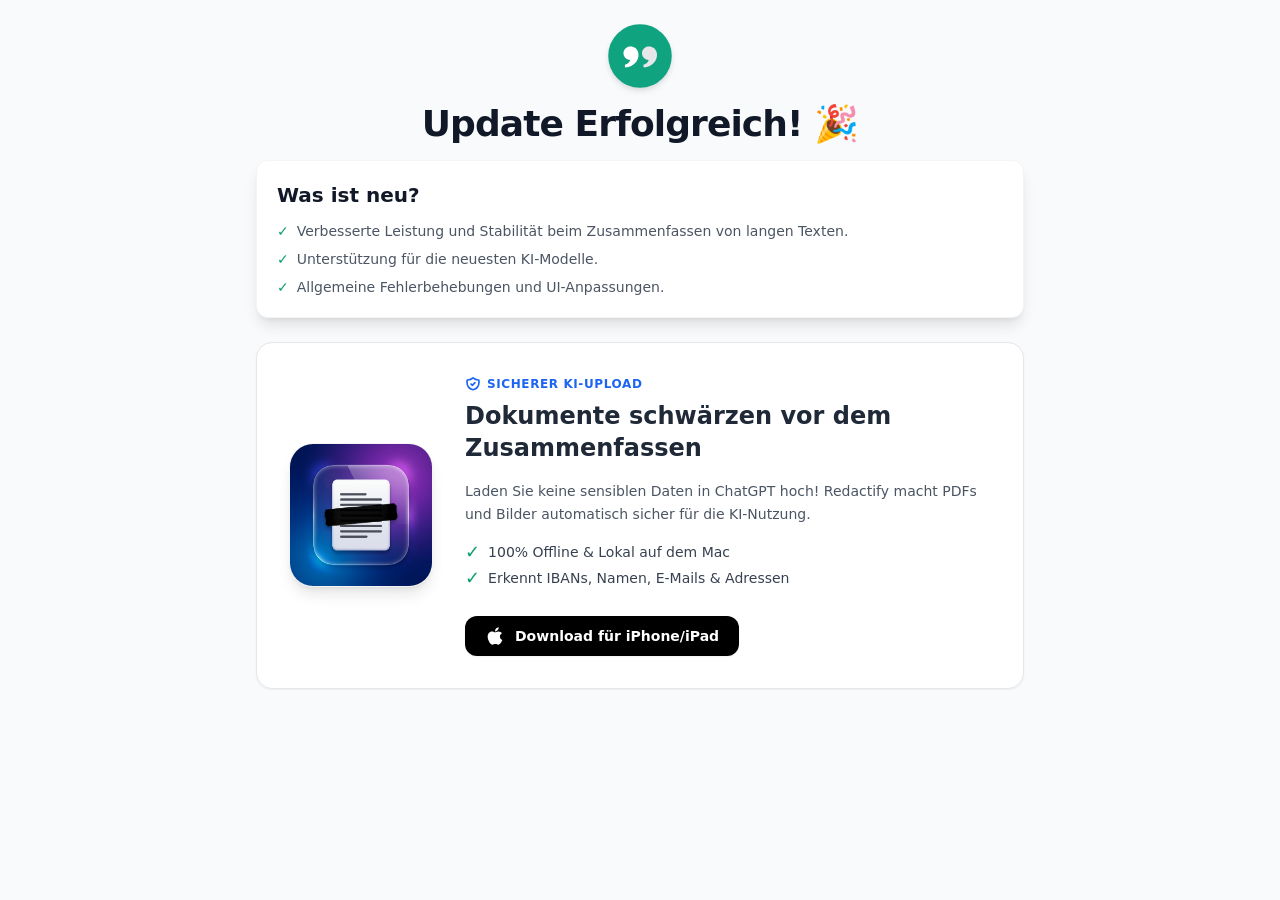
<file: update/index.html>
<!doctype html>
<html lang="en">
  <head>
    <meta charset="UTF-8" />
    <meta name="viewport" content="width=device-width, initial-scale=1.0" />
    <title>Update - GPT Summarize</title>
    <link rel="stylesheet" href="index.css" />
  </head>
  <body class="bg-gray-50 text-gray-900 dark:bg-[#333440] dark:text-gray-50">
    <div id="app" class="h-full"></div>
    <script src="index.js" type="module"></script>
  </body>
</html>
</file>
<file: update/index.css>
*,:before,:after{--tw-border-spacing-x: 0;--tw-border-spacing-y: 0;--tw-translate-x: 0;--tw-translate-y: 0;--tw-rotate: 0;--tw-skew-x: 0;--tw-skew-y: 0;--tw-scale-x: 1;--tw-scale-y: 1;--tw-pan-x: ;--tw-pan-y: ;--tw-pinch-zoom: ;--tw-scroll-snap-strictness: proximity;--tw-gradient-from-position: ;--tw-gradient-via-position: ;--tw-gradient-to-position: ;--tw-ordinal: ;--tw-slashed-zero: ;--tw-numeric-figure: ;--tw-numeric-spacing: ;--tw-numeric-fraction: ;--tw-ring-inset: ;--tw-ring-offset-width: 0px;--tw-ring-offset-color: #fff;--tw-ring-color: rgb(63 131 248 / .5);--tw-ring-offset-shadow: 0 0 #0000;--tw-ring-shadow: 0 0 #0000;--tw-shadow: 0 0 #0000;--tw-shadow-colored: 0 0 #0000;--tw-blur: ;--tw-brightness: ;--tw-contrast: ;--tw-grayscale: ;--tw-hue-rotate: ;--tw-invert: ;--tw-saturate: ;--tw-sepia: ;--tw-drop-shadow: ;--tw-backdrop-blur: ;--tw-backdrop-brightness: ;--tw-backdrop-contrast: ;--tw-backdrop-grayscale: ;--tw-backdrop-hue-rotate: ;--tw-backdrop-invert: ;--tw-backdrop-opacity: ;--tw-backdrop-saturate: ;--tw-backdrop-sepia: ;--tw-contain-size: ;--tw-contain-layout: ;--tw-contain-paint: ;--tw-contain-style: }::backdrop{--tw-border-spacing-x: 0;--tw-border-spacing-y: 0;--tw-translate-x: 0;--tw-translate-y: 0;--tw-rotate: 0;--tw-skew-x: 0;--tw-skew-y: 0;--tw-scale-x: 1;--tw-scale-y: 1;--tw-pan-x: ;--tw-pan-y: ;--tw-pinch-zoom: ;--tw-scroll-snap-strictness: proximity;--tw-gradient-from-position: ;--tw-gradient-via-position: ;--tw-gradient-to-position: ;--tw-ordinal: ;--tw-slashed-zero: ;--tw-numeric-figure: ;--tw-numeric-spacing: ;--tw-numeric-fraction: ;--tw-ring-inset: ;--tw-ring-offset-width: 0px;--tw-ring-offset-color: #fff;--tw-ring-color: rgb(63 131 248 / .5);--tw-ring-offset-shadow: 0 0 #0000;--tw-ring-shadow: 0 0 #0000;--tw-shadow: 0 0 #0000;--tw-shadow-colored: 0 0 #0000;--tw-blur: ;--tw-brightness: ;--tw-contrast: ;--tw-grayscale: ;--tw-hue-rotate: ;--tw-invert: ;--tw-saturate: ;--tw-sepia: ;--tw-drop-shadow: ;--tw-backdrop-blur: ;--tw-backdrop-brightness: ;--tw-backdrop-contrast: ;--tw-backdrop-grayscale: ;--tw-backdrop-hue-rotate: ;--tw-backdrop-invert: ;--tw-backdrop-opacity: ;--tw-backdrop-saturate: ;--tw-backdrop-sepia: ;--tw-contain-size: ;--tw-contain-layout: ;--tw-contain-paint: ;--tw-contain-style: }*,:before,:after{box-sizing:border-box;border-width:0;border-style:solid;border-color:#e5e7eb}:before,:after{--tw-content: ""}html,:host{line-height:1.5;-webkit-text-size-adjust:100%;-moz-tab-size:4;-o-tab-size:4;tab-size:4;font-family:ui-sans-serif,system-ui,sans-serif,"Apple Color Emoji","Segoe UI Emoji",Segoe UI Symbol,"Noto Color Emoji";font-feature-settings:normal;font-variation-settings:normal;-webkit-tap-highlight-color:transparent}body{margin:0;line-height:inherit}hr{height:0;color:inherit;border-top-width:1px}abbr:where([title]){-webkit-text-decoration:underline dotted;text-decoration:underline dotted}h1,h2,h3,h4,h5,h6{font-size:inherit;font-weight:inherit}a{color:inherit;text-decoration:inherit}b,strong{font-weight:bolder}code,kbd,samp,pre{font-family:ui-monospace,SFMono-Regular,Menlo,Monaco,Consolas,Liberation Mono,Courier New,monospace;font-feature-settings:normal;font-variation-settings:normal;font-size:1em}small{font-size:80%}sub,sup{font-size:75%;line-height:0;position:relative;vertical-align:baseline}sub{bottom:-.25em}sup{top:-.5em}table{text-indent:0;border-color:inherit;border-collapse:collapse}button,input,optgroup,select,textarea{font-family:inherit;font-feature-settings:inherit;font-variation-settings:inherit;font-size:100%;font-weight:inherit;line-height:inherit;letter-spacing:inherit;color:inherit;margin:0;padding:0}button,select{text-transform:none}button,input:where([type=button]),input:where([type=reset]),input:where([type=submit]){-webkit-appearance:button;background-color:transparent;background-image:none}:-moz-focusring{outline:auto}:-moz-ui-invalid{box-shadow:none}progress{vertical-align:baseline}::-webkit-inner-spin-button,::-webkit-outer-spin-button{height:auto}[type=search]{-webkit-appearance:textfield;outline-offset:-2px}::-webkit-search-decoration{-webkit-appearance:none}::-webkit-file-upload-button{-webkit-appearance:button;font:inherit}summary{display:list-item}blockquote,dl,dd,h1,h2,h3,h4,h5,h6,hr,figure,p,pre{margin:0}fieldset{margin:0;padding:0}legend{padding:0}ol,ul,menu{list-style:none;margin:0;padding:0}dialog{padding:0}textarea{resize:vertical}input::-moz-placeholder,textarea::-moz-placeholder{opacity:1;color:#9ca3af}input::placeholder,textarea::placeholder{opacity:1;color:#9ca3af}button,[role=button]{cursor:pointer}:disabled{cursor:default}img,svg,video,canvas,audio,iframe,embed,object{display:block;vertical-align:middle}img,video{max-width:100%;height:auto}[hidden]:where(:not([hidden=until-found])){display:none}[type=text],input:where(:not([type])),[type=email],[type=url],[type=password],[type=number],[type=date],[type=datetime-local],[type=month],[type=search],[type=tel],[type=time],[type=week],[multiple],textarea,select{-webkit-appearance:none;-moz-appearance:none;appearance:none;background-color:#fff;border-color:#6b7280;border-width:1px;border-radius:0;padding:.5rem .75rem;font-size:1rem;line-height:1.5rem;--tw-shadow: 0 0 #0000}[type=text]:focus,input:where(:not([type])):focus,[type=email]:focus,[type=url]:focus,[type=password]:focus,[type=number]:focus,[type=date]:focus,[type=datetime-local]:focus,[type=month]:focus,[type=search]:focus,[type=tel]:focus,[type=time]:focus,[type=week]:focus,[multiple]:focus,textarea:focus,select:focus{outline:2px solid transparent;outline-offset:2px;--tw-ring-inset: var(--tw-empty, );--tw-ring-offset-width: 0px;--tw-ring-offset-color: #fff;--tw-ring-color: #1C64F2;--tw-ring-offset-shadow: var(--tw-ring-inset) 0 0 0 var(--tw-ring-offset-width) var(--tw-ring-offset-color);--tw-ring-shadow: var(--tw-ring-inset) 0 0 0 calc(1px + var(--tw-ring-offset-width)) var(--tw-ring-color);box-shadow:var(--tw-ring-offset-shadow),var(--tw-ring-shadow),var(--tw-shadow);border-color:#1c64f2}::-webkit-date-and-time-value{min-height:1.5em;text-align:inherit}::-webkit-datetime-edit{display:inline-flex}::-webkit-datetime-edit,::-webkit-datetime-edit-year-field,::-webkit-datetime-edit-month-field,::-webkit-datetime-edit-day-field,::-webkit-datetime-edit-hour-field,::-webkit-datetime-edit-minute-field,::-webkit-datetime-edit-second-field,::-webkit-datetime-edit-millisecond-field,::-webkit-datetime-edit-meridiem-field{padding-top:0;padding-bottom:0}select{background-image:url("data:image/svg+xml,%3csvg xmlns='http://www.w3.org/2000/svg' fill='none' viewBox='0 0 20 20'%3e%3cpath stroke='%236B7280' stroke-linecap='round' stroke-linejoin='round' stroke-width='1.5' d='M6 8l4 4 4-4'/%3e%3c/svg%3e");background-position:right .5rem center;background-repeat:no-repeat;background-size:1.5em 1.5em;padding-right:2.5rem;-webkit-print-color-adjust:exact;print-color-adjust:exact}[multiple],[size]:where(select:not([size="1"])){background-image:initial;background-position:initial;background-repeat:unset;background-size:initial;padding-right:.75rem;-webkit-print-color-adjust:unset;print-color-adjust:unset}[type=checkbox]:checked,[type=radio]:checked{border-color:transparent;background-color:currentColor;background-size:100% 100%;background-position:center;background-repeat:no-repeat}[type=checkbox]:checked{background-image:url("data:image/svg+xml,%3csvg viewBox='0 0 16 16' fill='white' xmlns='http://www.w3.org/2000/svg'%3e%3cpath d='M12.207 4.793a1 1 0 010 1.414l-5 5a1 1 0 01-1.414 0l-2-2a1 1 0 011.414-1.414L6.5 9.086l4.293-4.293a1 1 0 011.414 0z'/%3e%3c/svg%3e")}@media (forced-colors: active){[type=checkbox]:checked{-webkit-appearance:auto;-moz-appearance:auto;appearance:auto}}[type=radio]:checked{background-image:url("data:image/svg+xml,%3csvg viewBox='0 0 16 16' fill='white' xmlns='http://www.w3.org/2000/svg'%3e%3ccircle cx='8' cy='8' r='3'/%3e%3c/svg%3e")}@media (forced-colors: active){[type=radio]:checked{-webkit-appearance:auto;-moz-appearance:auto;appearance:auto}}[type=checkbox]:checked:hover,[type=checkbox]:checked:focus,[type=radio]:checked:hover,[type=radio]:checked:focus{border-color:transparent;background-color:currentColor}[type=checkbox]:indeterminate{background-image:url("data:image/svg+xml,%3csvg xmlns='http://www.w3.org/2000/svg' fill='none' viewBox='0 0 16 16'%3e%3cpath stroke='white' stroke-linecap='round' stroke-linejoin='round' stroke-width='2' d='M4 8h8'/%3e%3c/svg%3e");border-color:transparent;background-color:currentColor;background-size:100% 100%;background-position:center;background-repeat:no-repeat}@media (forced-colors: active){[type=checkbox]:indeterminate{-webkit-appearance:auto;-moz-appearance:auto;appearance:auto}}[type=file]:focus{outline:1px solid ButtonText;outline:1px auto -webkit-focus-ring-color}.tooltip-arrow,.tooltip-arrow:before{position:absolute;width:8px;height:8px;background:inherit}.tooltip-arrow{visibility:hidden}.tooltip-arrow:before{content:"";visibility:visible;transform:rotate(45deg)}[data-tooltip-style^=light]+.tooltip>.tooltip-arrow:before{border-style:solid;border-color:#e5e7eb}[data-tooltip-style^=light]+.tooltip[data-popper-placement^=top]>.tooltip-arrow:before{border-bottom-width:1px;border-right-width:1px}[data-tooltip-style^=light]+.tooltip[data-popper-placement^=right]>.tooltip-arrow:before{border-bottom-width:1px;border-left-width:1px}[data-tooltip-style^=light]+.tooltip[data-popper-placement^=bottom]>.tooltip-arrow:before{border-top-width:1px;border-left-width:1px}[data-tooltip-style^=light]+.tooltip[data-popper-placement^=left]>.tooltip-arrow:before{border-top-width:1px;border-right-width:1px}.tooltip[data-popper-placement^=top]>.tooltip-arrow{bottom:-4px}.tooltip[data-popper-placement^=bottom]>.tooltip-arrow{top:-4px}.tooltip[data-popper-placement^=left]>.tooltip-arrow{right:-4px}.tooltip[data-popper-placement^=right]>.tooltip-arrow{left:-4px}.tooltip.invisible>.tooltip-arrow:before{visibility:hidden}[data-popper-arrow],[data-popper-arrow]:before{position:absolute;width:8px;height:8px;background:inherit}[data-popper-arrow]{visibility:hidden}[data-popper-arrow]:before{content:"";visibility:visible;transform:rotate(45deg)}[data-popper-arrow]:after{content:"";visibility:visible;transform:rotate(45deg);position:absolute;width:9px;height:9px;background:inherit}[role=tooltip]>[data-popper-arrow]:before{border-style:solid;border-color:#e5e7eb}.dark [role=tooltip]>[data-popper-arrow]:before{border-style:solid;border-color:#4b5563}[role=tooltip]>[data-popper-arrow]:after{border-style:solid;border-color:#e5e7eb}.dark [role=tooltip]>[data-popper-arrow]:after{border-style:solid;border-color:#4b5563}[data-popover][role=tooltip][data-popper-placement^=top]>[data-popper-arrow]:before{border-bottom-width:1px;border-right-width:1px}[data-popover][role=tooltip][data-popper-placement^=top]>[data-popper-arrow]:after{border-bottom-width:1px;border-right-width:1px}[data-popover][role=tooltip][data-popper-placement^=right]>[data-popper-arrow]:before{border-bottom-width:1px;border-left-width:1px}[data-popover][role=tooltip][data-popper-placement^=right]>[data-popper-arrow]:after{border-bottom-width:1px;border-left-width:1px}[data-popover][role=tooltip][data-popper-placement^=bottom]>[data-popper-arrow]:before{border-top-width:1px;border-left-width:1px}[data-popover][role=tooltip][data-popper-placement^=bottom]>[data-popper-arrow]:after{border-top-width:1px;border-left-width:1px}[data-popover][role=tooltip][data-popper-placement^=left]>[data-popper-arrow]:before{border-top-width:1px;border-right-width:1px}[data-popover][role=tooltip][data-popper-placement^=left]>[data-popper-arrow]:after{border-top-width:1px;border-right-width:1px}[data-popover][role=tooltip][data-popper-placement^=top]>[data-popper-arrow]{bottom:-5px}[data-popover][role=tooltip][data-popper-placement^=bottom]>[data-popper-arrow]{top:-5px}[data-popover][role=tooltip][data-popper-placement^=left]>[data-popper-arrow]{right:-5px}[data-popover][role=tooltip][data-popper-placement^=right]>[data-popper-arrow]{left:-5px}[role=tooltip].invisible>[data-popper-arrow]:before{visibility:hidden}[role=tooltip].invisible>[data-popper-arrow]:after{visibility:hidden}[type=text],[type=email],[type=url],[type=password],[type=number],[type=date],[type=datetime-local],[type=month],[type=search],[type=tel],[type=time],[type=week],[multiple],textarea,select{-webkit-appearance:none;-moz-appearance:none;appearance:none;background-color:#fff;border-color:#6b7280;border-width:1px;border-radius:0;padding:.5rem .75rem;font-size:1rem;line-height:1.5rem;--tw-shadow: 0 0 #0000}[type=text]:focus,[type=email]:focus,[type=url]:focus,[type=password]:focus,[type=number]:focus,[type=date]:focus,[type=datetime-local]:focus,[type=month]:focus,[type=search]:focus,[type=tel]:focus,[type=time]:focus,[type=week]:focus,[multiple]:focus,textarea:focus,select:focus{outline:2px solid transparent;outline-offset:2px;--tw-ring-inset: var(--tw-empty, );--tw-ring-offset-width: 0px;--tw-ring-offset-color: #fff;--tw-ring-color: #1C64F2;--tw-ring-offset-shadow: var(--tw-ring-inset) 0 0 0 var(--tw-ring-offset-width) var(--tw-ring-offset-color);--tw-ring-shadow: var(--tw-ring-inset) 0 0 0 calc(1px + var(--tw-ring-offset-width)) var(--tw-ring-color);box-shadow:var(--tw-ring-offset-shadow),var(--tw-ring-shadow),var(--tw-shadow);border-color:#1c64f2}input::-moz-placeholder,textarea::-moz-placeholder{color:#6b7280;opacity:1}input::placeholder,textarea::placeholder{color:#6b7280;opacity:1}::-webkit-datetime-edit-fields-wrapper{padding:0}::-webkit-date-and-time-value{min-height:1.5em}select:not([size]){background-image:url("data:image/svg+xml,%3csvg aria-hidden='true' xmlns='http://www.w3.org/2000/svg' fill='none' viewBox='0 0 10 6'%3e %3cpath stroke='%236B7280' stroke-linecap='round' stroke-linejoin='round' stroke-width='2' d='m1 1 4 4 4-4'/%3e %3c/svg%3e");background-position:right .75rem center;background-repeat:no-repeat;background-size:.75em .75em;padding-right:2.5rem;-webkit-print-color-adjust:exact;print-color-adjust:exact}[multiple]{background-image:initial;background-position:initial;background-repeat:unset;background-size:initial;padding-right:.75rem;-webkit-print-color-adjust:unset;print-color-adjust:unset}[type=checkbox],[type=radio]{-webkit-appearance:none;-moz-appearance:none;appearance:none;padding:0;-webkit-print-color-adjust:exact;print-color-adjust:exact;display:inline-block;vertical-align:middle;background-origin:border-box;-webkit-user-select:none;-moz-user-select:none;user-select:none;flex-shrink:0;height:1rem;width:1rem;color:#1c64f2;background-color:#fff;border-color:#6b7280;border-width:1px;--tw-shadow: 0 0 #0000}[type=checkbox]{border-radius:0}[type=radio]{border-radius:100%}[type=checkbox]:focus,[type=radio]:focus{outline:2px solid transparent;outline-offset:2px;--tw-ring-inset: var(--tw-empty, );--tw-ring-offset-width: 2px;--tw-ring-offset-color: #fff;--tw-ring-color: #1C64F2;--tw-ring-offset-shadow: var(--tw-ring-inset) 0 0 0 var(--tw-ring-offset-width) var(--tw-ring-offset-color);--tw-ring-shadow: var(--tw-ring-inset) 0 0 0 calc(2px + var(--tw-ring-offset-width)) var(--tw-ring-color);box-shadow:var(--tw-ring-offset-shadow),var(--tw-ring-shadow),var(--tw-shadow)}[type=checkbox]:checked,[type=radio]:checked,.dark [type=checkbox]:checked,.dark [type=radio]:checked{border-color:transparent;background-color:currentColor;background-size:.55em .55em;background-position:center;background-repeat:no-repeat}[type=checkbox]:checked{background-image:url("data:image/svg+xml,%3csvg aria-hidden='true' xmlns='http://www.w3.org/2000/svg' fill='none' viewBox='0 0 16 12'%3e %3cpath stroke='white' stroke-linecap='round' stroke-linejoin='round' stroke-width='3' d='M1 5.917 5.724 10.5 15 1.5'/%3e %3c/svg%3e");background-repeat:no-repeat;background-size:.55em .55em;-webkit-print-color-adjust:exact;print-color-adjust:exact}[type=radio]:checked{background-image:url("data:image/svg+xml,%3csvg viewBox='0 0 16 16' fill='white' xmlns='http://www.w3.org/2000/svg'%3e%3ccircle cx='8' cy='8' r='3'/%3e%3c/svg%3e");background-size:1em 1em}.dark [type=radio]:checked{background-image:url("data:image/svg+xml,%3csvg viewBox='0 0 16 16' fill='white' xmlns='http://www.w3.org/2000/svg'%3e%3ccircle cx='8' cy='8' r='3'/%3e%3c/svg%3e");background-size:1em 1em}[type=checkbox]:indeterminate{background-image:url("data:image/svg+xml,%3csvg aria-hidden='true' xmlns='http://www.w3.org/2000/svg' fill='none' viewBox='0 0 16 12'%3e %3cpath stroke='white' stroke-linecap='round' stroke-linejoin='round' stroke-width='3' d='M1 5.917 5.724 10.5 15 1.5'/%3e %3c/svg%3e");background-color:currentColor;border-color:transparent;background-position:center;background-repeat:no-repeat;background-size:.55em .55em;-webkit-print-color-adjust:exact;print-color-adjust:exact}[type=checkbox]:indeterminate:hover,[type=checkbox]:indeterminate:focus{border-color:transparent;background-color:currentColor}[type=file]{background:unset;border-color:inherit;border-width:0;border-radius:0;padding:0;font-size:unset;line-height:inherit}[type=file]:focus{outline:1px auto inherit}input[type=file]::file-selector-button{color:#fff;background:#1f2937;border:0;font-weight:500;font-size:.875rem;cursor:pointer;padding:.625rem 1rem .625rem 2rem;margin-inline-start:-1rem;margin-inline-end:1rem}input[type=file]::file-selector-button:hover{background:#374151}.dark input[type=file]::file-selector-button{color:#fff;background:#4b5563}.dark input[type=file]::file-selector-button:hover{background:#6b7280}input[type=range]::-webkit-slider-thumb{height:1.25rem;width:1.25rem;background:#1c64f2;border-radius:9999px;border:0;appearance:none;-moz-appearance:none;-webkit-appearance:none;cursor:pointer}input[type=range]:disabled::-webkit-slider-thumb{background:#9ca3af}.dark input[type=range]:disabled::-webkit-slider-thumb{background:#6b7280}input[type=range]:focus::-webkit-slider-thumb{outline:2px solid transparent;outline-offset:2px;--tw-ring-offset-shadow: var(--tw-ring-inset) 0 0 0 var(--tw-ring-offset-width) var(--tw-ring-offset-color);--tw-ring-shadow: var(--tw-ring-inset) 0 0 0 calc(4px + var(--tw-ring-offset-width)) var(--tw-ring-color);box-shadow:var(--tw-ring-offset-shadow),var(--tw-ring-shadow),var(--tw-shadow, 0 0 #0000);--tw-ring-opacity: 1px;--tw-ring-color: rgb(164 202 254 / var(--tw-ring-opacity))}input[type=range]::-moz-range-thumb{height:1.25rem;width:1.25rem;background:#1c64f2;border-radius:9999px;border:0;appearance:none;-moz-appearance:none;-webkit-appearance:none;cursor:pointer}input[type=range]:disabled::-moz-range-thumb{background:#9ca3af}.dark input[type=range]:disabled::-moz-range-thumb{background:#6b7280}input[type=range]::-moz-range-progress{background:#3f83f8}input[type=range]::-ms-fill-lower{background:#3f83f8}.container{width:100%}@media (min-width: 640px){.container{max-width:640px}}@media (min-width: 768px){.container{max-width:768px}}@media (min-width: 1024px){.container{max-width:1024px}}@media (min-width: 1280px){.container{max-width:1280px}}@media (min-width: 1536px){.container{max-width:1536px}}.prose{color:var(--tw-prose-body);max-width:65ch}.prose :where(p):not(:where([class~=not-prose],[class~=not-prose] *)){margin-top:1.25em;margin-bottom:1.25em}.prose :where([class~=lead]):not(:where([class~=not-prose],[class~=not-prose] *)){color:var(--tw-prose-lead);font-size:1.25em;line-height:1.6;margin-top:1.2em;margin-bottom:1.2em}.prose :where(a):not(:where([class~=not-prose],[class~=not-prose] *)){color:var(--tw-prose-links);text-decoration:underline;font-weight:500}.prose :where(strong):not(:where([class~=not-prose],[class~=not-prose] *)){color:var(--tw-prose-bold);font-weight:600}.prose :where(a strong):not(:where([class~=not-prose],[class~=not-prose] *)){color:inherit}.prose :where(blockquote strong):not(:where([class~=not-prose],[class~=not-prose] *)){color:inherit}.prose :where(thead th strong):not(:where([class~=not-prose],[class~=not-prose] *)){color:inherit}.prose :where(ol):not(:where([class~=not-prose],[class~=not-prose] *)){list-style-type:decimal;margin-top:1.25em;margin-bottom:1.25em;padding-inline-start:1.625em}.prose :where(ol[type=A]):not(:where([class~=not-prose],[class~=not-prose] *)){list-style-type:upper-alpha}.prose :where(ol[type=a]):not(:where([class~=not-prose],[class~=not-prose] *)){list-style-type:lower-alpha}.prose :where(ol[type=A s]):not(:where([class~=not-prose],[class~=not-prose] *)){list-style-type:upper-alpha}.prose :where(ol[type=a s]):not(:where([class~=not-prose],[class~=not-prose] *)){list-style-type:lower-alpha}.prose :where(ol[type=I]):not(:where([class~=not-prose],[class~=not-prose] *)){list-style-type:upper-roman}.prose :where(ol[type=i]):not(:where([class~=not-prose],[class~=not-prose] *)){list-style-type:lower-roman}.prose :where(ol[type=I s]):not(:where([class~=not-prose],[class~=not-prose] *)){list-style-type:upper-roman}.prose :where(ol[type=i s]):not(:where([class~=not-prose],[class~=not-prose] *)){list-style-type:lower-roman}.prose :where(ol[type="1"]):not(:where([class~=not-prose],[class~=not-prose] *)){list-style-type:decimal}.prose :where(ul):not(:where([class~=not-prose],[class~=not-prose] *)){list-style-type:disc;margin-top:1.25em;margin-bottom:1.25em;padding-inline-start:1.625em}.prose :where(ol>li):not(:where([class~=not-prose],[class~=not-prose] *))::marker{font-weight:400;color:var(--tw-prose-counters)}.prose :where(ul>li):not(:where([class~=not-prose],[class~=not-prose] *))::marker{color:var(--tw-prose-bullets)}.prose :where(dt):not(:where([class~=not-prose],[class~=not-prose] *)){color:var(--tw-prose-headings);font-weight:600;margin-top:1.25em}.prose :where(hr):not(:where([class~=not-prose],[class~=not-prose] *)){border-color:var(--tw-prose-hr);border-top-width:1px;margin-top:3em;margin-bottom:3em}.prose :where(blockquote):not(:where([class~=not-prose],[class~=not-prose] *)){font-weight:500;font-style:italic;color:var(--tw-prose-quotes);border-inline-start-width:.25rem;border-inline-start-color:var(--tw-prose-quote-borders);quotes:"\201c""\201d""\2018""\2019";margin-top:1.6em;margin-bottom:1.6em;padding-inline-start:1em}.prose :where(blockquote p:first-of-type):not(:where([class~=not-prose],[class~=not-prose] *)):before{content:open-quote}.prose :where(blockquote p:last-of-type):not(:where([class~=not-prose],[class~=not-prose] *)):after{content:close-quote}.prose :where(h1):not(:where([class~=not-prose],[class~=not-prose] *)){color:var(--tw-prose-headings);font-weight:800;font-size:2.25em;margin-top:0;margin-bottom:.8888889em;line-height:1.1111111}.prose :where(h1 strong):not(:where([class~=not-prose],[class~=not-prose] *)){font-weight:900;color:inherit}.prose :where(h2):not(:where([class~=not-prose],[class~=not-prose] *)){color:var(--tw-prose-headings);font-weight:700;font-size:1.5em;margin-top:2em;margin-bottom:1em;line-height:1.3333333}.prose :where(h2 strong):not(:where([class~=not-prose],[class~=not-prose] *)){font-weight:800;color:inherit}.prose :where(h3):not(:where([class~=not-prose],[class~=not-prose] *)){color:var(--tw-prose-headings);font-weight:600;font-size:1.25em;margin-top:1.6em;margin-bottom:.6em;line-height:1.6}.prose :where(h3 strong):not(:where([class~=not-prose],[class~=not-prose] *)){font-weight:700;color:inherit}.prose :where(h4):not(:where([class~=not-prose],[class~=not-prose] *)){color:var(--tw-prose-headings);font-weight:600;margin-top:1.5em;margin-bottom:.5em;line-height:1.5}.prose :where(h4 strong):not(:where([class~=not-prose],[class~=not-prose] *)){font-weight:700;color:inherit}.prose :where(img):not(:where([class~=not-prose],[class~=not-prose] *)){margin-top:2em;margin-bottom:2em}.prose :where(picture):not(:where([class~=not-prose],[class~=not-prose] *)){display:block;margin-top:2em;margin-bottom:2em}.prose :where(video):not(:where([class~=not-prose],[class~=not-prose] *)){margin-top:2em;margin-bottom:2em}.prose :where(kbd):not(:where([class~=not-prose],[class~=not-prose] *)){font-weight:500;font-family:inherit;color:var(--tw-prose-kbd);box-shadow:0 0 0 1px rgb(var(--tw-prose-kbd-shadows) / 10%),0 3px rgb(var(--tw-prose-kbd-shadows) / 10%);font-size:.875em;border-radius:.3125rem;padding-top:.1875em;padding-inline-end:.375em;padding-bottom:.1875em;padding-inline-start:.375em}.prose :where(code):not(:where([class~=not-prose],[class~=not-prose] *)){color:var(--tw-prose-code);font-weight:600;font-size:.875em}.prose :where(code):not(:where([class~=not-prose],[class~=not-prose] *)):before{content:"`"}.prose :where(code):not(:where([class~=not-prose],[class~=not-prose] *)):after{content:"`"}.prose :where(a code):not(:where([class~=not-prose],[class~=not-prose] *)){color:inherit}.prose :where(h1 code):not(:where([class~=not-prose],[class~=not-prose] *)){color:inherit}.prose :where(h2 code):not(:where([class~=not-prose],[class~=not-prose] *)){color:inherit;font-size:.875em}.prose :where(h3 code):not(:where([class~=not-prose],[class~=not-prose] *)){color:inherit;font-size:.9em}.prose :where(h4 code):not(:where([class~=not-prose],[class~=not-prose] *)){color:inherit}.prose :where(blockquote code):not(:where([class~=not-prose],[class~=not-prose] *)){color:inherit}.prose :where(thead th code):not(:where([class~=not-prose],[class~=not-prose] *)){color:inherit}.prose :where(pre):not(:where([class~=not-prose],[class~=not-prose] *)){color:var(--tw-prose-pre-code);background-color:var(--tw-prose-pre-bg);overflow-x:auto;font-weight:400;font-size:.875em;line-height:1.7142857;margin-top:1.7142857em;margin-bottom:1.7142857em;border-radius:.375rem;padding-top:.8571429em;padding-inline-end:1.1428571em;padding-bottom:.8571429em;padding-inline-start:1.1428571em}.prose :where(pre code):not(:where([class~=not-prose],[class~=not-prose] *)){background-color:transparent;border-width:0;border-radius:0;padding:0;font-weight:inherit;color:inherit;font-size:inherit;font-family:inherit;line-height:inherit}.prose :where(pre code):not(:where([class~=not-prose],[class~=not-prose] *)):before{content:none}.prose :where(pre code):not(:where([class~=not-prose],[class~=not-prose] *)):after{content:none}.prose :where(table):not(:where([class~=not-prose],[class~=not-prose] *)){width:100%;table-layout:auto;margin-top:2em;margin-bottom:2em;font-size:.875em;line-height:1.7142857}.prose :where(thead):not(:where([class~=not-prose],[class~=not-prose] *)){border-bottom-width:1px;border-bottom-color:var(--tw-prose-th-borders)}.prose :where(thead th):not(:where([class~=not-prose],[class~=not-prose] *)){color:var(--tw-prose-headings);font-weight:600;vertical-align:bottom;padding-inline-end:.5714286em;padding-bottom:.5714286em;padding-inline-start:.5714286em}.prose :where(tbody tr):not(:where([class~=not-prose],[class~=not-prose] *)){border-bottom-width:1px;border-bottom-color:var(--tw-prose-td-borders)}.prose :where(tbody tr:last-child):not(:where([class~=not-prose],[class~=not-prose] *)){border-bottom-width:0}.prose :where(tbody td):not(:where([class~=not-prose],[class~=not-prose] *)){vertical-align:baseline}.prose :where(tfoot):not(:where([class~=not-prose],[class~=not-prose] *)){border-top-width:1px;border-top-color:var(--tw-prose-th-borders)}.prose :where(tfoot td):not(:where([class~=not-prose],[class~=not-prose] *)){vertical-align:top}.prose :where(th,td):not(:where([class~=not-prose],[class~=not-prose] *)){text-align:start}.prose :where(figure>*):not(:where([class~=not-prose],[class~=not-prose] *)){margin-top:0;margin-bottom:0}.prose :where(figcaption):not(:where([class~=not-prose],[class~=not-prose] *)){color:var(--tw-prose-captions);font-size:.875em;line-height:1.4285714;margin-top:.8571429em}.prose{--tw-prose-body: #374151;--tw-prose-headings: #111827;--tw-prose-lead: #4b5563;--tw-prose-links: #111827;--tw-prose-bold: #111827;--tw-prose-counters: #6b7280;--tw-prose-bullets: #d1d5db;--tw-prose-hr: #e5e7eb;--tw-prose-quotes: #111827;--tw-prose-quote-borders: #e5e7eb;--tw-prose-captions: #6b7280;--tw-prose-kbd: #111827;--tw-prose-kbd-shadows: 17 24 39;--tw-prose-code: #111827;--tw-prose-pre-code: #e5e7eb;--tw-prose-pre-bg: #1f2937;--tw-prose-th-borders: #d1d5db;--tw-prose-td-borders: #e5e7eb;--tw-prose-invert-body: #d1d5db;--tw-prose-invert-headings: #fff;--tw-prose-invert-lead: #9ca3af;--tw-prose-invert-links: #fff;--tw-prose-invert-bold: #fff;--tw-prose-invert-counters: #9ca3af;--tw-prose-invert-bullets: #4b5563;--tw-prose-invert-hr: #374151;--tw-prose-invert-quotes: #f3f4f6;--tw-prose-invert-quote-borders: #374151;--tw-prose-invert-captions: #9ca3af;--tw-prose-invert-kbd: #fff;--tw-prose-invert-kbd-shadows: 255 255 255;--tw-prose-invert-code: #fff;--tw-prose-invert-pre-code: #d1d5db;--tw-prose-invert-pre-bg: rgb(0 0 0 / 50%);--tw-prose-invert-th-borders: #4b5563;--tw-prose-invert-td-borders: #374151;font-size:1rem;line-height:1.75}.prose :where(picture>img):not(:where([class~=not-prose],[class~=not-prose] *)){margin-top:0;margin-bottom:0}.prose :where(li):not(:where([class~=not-prose],[class~=not-prose] *)){margin-top:.5em;margin-bottom:.5em}.prose :where(ol>li):not(:where([class~=not-prose],[class~=not-prose] *)){padding-inline-start:.375em}.prose :where(ul>li):not(:where([class~=not-prose],[class~=not-prose] *)){padding-inline-start:.375em}.prose :where(.prose>ul>li p):not(:where([class~=not-prose],[class~=not-prose] *)){margin-top:.75em;margin-bottom:.75em}.prose :where(.prose>ul>li>p:first-child):not(:where([class~=not-prose],[class~=not-prose] *)){margin-top:1.25em}.prose :where(.prose>ul>li>p:last-child):not(:where([class~=not-prose],[class~=not-prose] *)){margin-bottom:1.25em}.prose :where(.prose>ol>li>p:first-child):not(:where([class~=not-prose],[class~=not-prose] *)){margin-top:1.25em}.prose :where(.prose>ol>li>p:last-child):not(:where([class~=not-prose],[class~=not-prose] *)){margin-bottom:1.25em}.prose :where(ul ul,ul ol,ol ul,ol ol):not(:where([class~=not-prose],[class~=not-prose] *)){margin-top:.75em;margin-bottom:.75em}.prose :where(dl):not(:where([class~=not-prose],[class~=not-prose] *)){margin-top:1.25em;margin-bottom:1.25em}.prose :where(dd):not(:where([class~=not-prose],[class~=not-prose] *)){margin-top:.5em;padding-inline-start:1.625em}.prose :where(hr+*):not(:where([class~=not-prose],[class~=not-prose] *)){margin-top:0}.prose :where(h2+*):not(:where([class~=not-prose],[class~=not-prose] *)){margin-top:0}.prose :where(h3+*):not(:where([class~=not-prose],[class~=not-prose] *)){margin-top:0}.prose :where(h4+*):not(:where([class~=not-prose],[class~=not-prose] *)){margin-top:0}.prose :where(thead th:first-child):not(:where([class~=not-prose],[class~=not-prose] *)){padding-inline-start:0}.prose :where(thead th:last-child):not(:where([class~=not-prose],[class~=not-prose] *)){padding-inline-end:0}.prose :where(tbody td,tfoot td):not(:where([class~=not-prose],[class~=not-prose] *)){padding-top:.5714286em;padding-inline-end:.5714286em;padding-bottom:.5714286em;padding-inline-start:.5714286em}.prose :where(tbody td:first-child,tfoot td:first-child):not(:where([class~=not-prose],[class~=not-prose] *)){padding-inline-start:0}.prose :where(tbody td:last-child,tfoot td:last-child):not(:where([class~=not-prose],[class~=not-prose] *)){padding-inline-end:0}.prose :where(figure):not(:where([class~=not-prose],[class~=not-prose] *)){margin-top:2em;margin-bottom:2em}.prose :where(.prose>:first-child):not(:where([class~=not-prose],[class~=not-prose] *)){margin-top:0}.prose :where(.prose>:last-child):not(:where([class~=not-prose],[class~=not-prose] *)){margin-bottom:0}.prose-sm{font-size:.875rem;line-height:1.7142857}.prose-sm :where(p):not(:where([class~=not-prose],[class~=not-prose] *)){margin-top:1.1428571em;margin-bottom:1.1428571em}.prose-sm :where([class~=lead]):not(:where([class~=not-prose],[class~=not-prose] *)){font-size:1.2857143em;line-height:1.5555556;margin-top:.8888889em;margin-bottom:.8888889em}.prose-sm :where(blockquote):not(:where([class~=not-prose],[class~=not-prose] *)){margin-top:1.3333333em;margin-bottom:1.3333333em;padding-inline-start:1.1111111em}.prose-sm :where(h1):not(:where([class~=not-prose],[class~=not-prose] *)){font-size:2.1428571em;margin-top:0;margin-bottom:.8em;line-height:1.2}.prose-sm :where(h2):not(:where([class~=not-prose],[class~=not-prose] *)){font-size:1.4285714em;margin-top:1.6em;margin-bottom:.8em;line-height:1.4}.prose-sm :where(h3):not(:where([class~=not-prose],[class~=not-prose] *)){font-size:1.2857143em;margin-top:1.5555556em;margin-bottom:.4444444em;line-height:1.5555556}.prose-sm :where(h4):not(:where([class~=not-prose],[class~=not-prose] *)){margin-top:1.4285714em;margin-bottom:.5714286em;line-height:1.4285714}.prose-sm :where(img):not(:where([class~=not-prose],[class~=not-prose] *)){margin-top:1.7142857em;margin-bottom:1.7142857em}.prose-sm :where(picture):not(:where([class~=not-prose],[class~=not-prose] *)){margin-top:1.7142857em;margin-bottom:1.7142857em}.prose-sm :where(picture>img):not(:where([class~=not-prose],[class~=not-prose] *)){margin-top:0;margin-bottom:0}.prose-sm :where(video):not(:where([class~=not-prose],[class~=not-prose] *)){margin-top:1.7142857em;margin-bottom:1.7142857em}.prose-sm :where(kbd):not(:where([class~=not-prose],[class~=not-prose] *)){font-size:.8571429em;border-radius:.3125rem;padding-top:.1428571em;padding-inline-end:.3571429em;padding-bottom:.1428571em;padding-inline-start:.3571429em}.prose-sm :where(code):not(:where([class~=not-prose],[class~=not-prose] *)){font-size:.8571429em}.prose-sm :where(h2 code):not(:where([class~=not-prose],[class~=not-prose] *)){font-size:.9em}.prose-sm :where(h3 code):not(:where([class~=not-prose],[class~=not-prose] *)){font-size:.8888889em}.prose-sm :where(pre):not(:where([class~=not-prose],[class~=not-prose] *)){font-size:.8571429em;line-height:1.6666667;margin-top:1.6666667em;margin-bottom:1.6666667em;border-radius:.25rem;padding-top:.6666667em;padding-inline-end:1em;padding-bottom:.6666667em;padding-inline-start:1em}.prose-sm :where(ol):not(:where([class~=not-prose],[class~=not-prose] *)){margin-top:1.1428571em;margin-bottom:1.1428571em;padding-inline-start:1.5714286em}.prose-sm :where(ul):not(:where([class~=not-prose],[class~=not-prose] *)){margin-top:1.1428571em;margin-bottom:1.1428571em;padding-inline-start:1.5714286em}.prose-sm :where(li):not(:where([class~=not-prose],[class~=not-prose] *)){margin-top:.2857143em;margin-bottom:.2857143em}.prose-sm :where(ol>li):not(:where([class~=not-prose],[class~=not-prose] *)){padding-inline-start:.4285714em}.prose-sm :where(ul>li):not(:where([class~=not-prose],[class~=not-prose] *)){padding-inline-start:.4285714em}.prose-sm :where(.prose-sm>ul>li p):not(:where([class~=not-prose],[class~=not-prose] *)){margin-top:.5714286em;margin-bottom:.5714286em}.prose-sm :where(.prose-sm>ul>li>p:first-child):not(:where([class~=not-prose],[class~=not-prose] *)){margin-top:1.1428571em}.prose-sm :where(.prose-sm>ul>li>p:last-child):not(:where([class~=not-prose],[class~=not-prose] *)){margin-bottom:1.1428571em}.prose-sm :where(.prose-sm>ol>li>p:first-child):not(:where([class~=not-prose],[class~=not-prose] *)){margin-top:1.1428571em}.prose-sm :where(.prose-sm>ol>li>p:last-child):not(:where([class~=not-prose],[class~=not-prose] *)){margin-bottom:1.1428571em}.prose-sm :where(ul ul,ul ol,ol ul,ol ol):not(:where([class~=not-prose],[class~=not-prose] *)){margin-top:.5714286em;margin-bottom:.5714286em}.prose-sm :where(dl):not(:where([class~=not-prose],[class~=not-prose] *)){margin-top:1.1428571em;margin-bottom:1.1428571em}.prose-sm :where(dt):not(:where([class~=not-prose],[class~=not-prose] *)){margin-top:1.1428571em}.prose-sm :where(dd):not(:where([class~=not-prose],[class~=not-prose] *)){margin-top:.2857143em;padding-inline-start:1.5714286em}.prose-sm :where(hr):not(:where([class~=not-prose],[class~=not-prose] *)){margin-top:2.8571429em;margin-bottom:2.8571429em}.prose-sm :where(hr+*):not(:where([class~=not-prose],[class~=not-prose] *)){margin-top:0}.prose-sm :where(h2+*):not(:where([class~=not-prose],[class~=not-prose] *)){margin-top:0}.prose-sm :where(h3+*):not(:where([class~=not-prose],[class~=not-prose] *)){margin-top:0}.prose-sm :where(h4+*):not(:where([class~=not-prose],[class~=not-prose] *)){margin-top:0}.prose-sm :where(table):not(:where([class~=not-prose],[class~=not-prose] *)){font-size:.8571429em;line-height:1.5}.prose-sm :where(thead th):not(:where([class~=not-prose],[class~=not-prose] *)){padding-inline-end:1em;padding-bottom:.6666667em;padding-inline-start:1em}.prose-sm :where(thead th:first-child):not(:where([class~=not-prose],[class~=not-prose] *)){padding-inline-start:0}.prose-sm :where(thead th:last-child):not(:where([class~=not-prose],[class~=not-prose] *)){padding-inline-end:0}.prose-sm :where(tbody td,tfoot td):not(:where([class~=not-prose],[class~=not-prose] *)){padding-top:.6666667em;padding-inline-end:1em;padding-bottom:.6666667em;padding-inline-start:1em}.prose-sm :where(tbody td:first-child,tfoot td:first-child):not(:where([class~=not-prose],[class~=not-prose] *)){padding-inline-start:0}.prose-sm :where(tbody td:last-child,tfoot td:last-child):not(:where([class~=not-prose],[class~=not-prose] *)){padding-inline-end:0}.prose-sm :where(figure):not(:where([class~=not-prose],[class~=not-prose] *)){margin-top:1.7142857em;margin-bottom:1.7142857em}.prose-sm :where(figure>*):not(:where([class~=not-prose],[class~=not-prose] *)){margin-top:0;margin-bottom:0}.prose-sm :where(figcaption):not(:where([class~=not-prose],[class~=not-prose] *)){font-size:.8571429em;line-height:1.3333333;margin-top:.6666667em}.prose-sm :where(.prose-sm>:first-child):not(:where([class~=not-prose],[class~=not-prose] *)){margin-top:0}.prose-sm :where(.prose-sm>:last-child):not(:where([class~=not-prose],[class~=not-prose] *)){margin-bottom:0}.prose-primary{--tw-prose-links: #079474;--tw-prose-invert-links: #10a37f}.form-checkbox,.form-radio{-webkit-appearance:none;-moz-appearance:none;appearance:none;padding:0;-webkit-print-color-adjust:exact;print-color-adjust:exact;display:inline-block;vertical-align:middle;background-origin:border-box;-webkit-user-select:none;-moz-user-select:none;user-select:none;flex-shrink:0;height:1rem;width:1rem;color:#1c64f2;background-color:#fff;border-color:#6b7280;border-width:1px;--tw-shadow: 0 0 #0000}.form-checkbox{border-radius:0}.form-radio{border-radius:100%}.form-checkbox:focus,.form-radio:focus{outline:2px solid transparent;outline-offset:2px;--tw-ring-inset: var(--tw-empty, );--tw-ring-offset-width: 2px;--tw-ring-offset-color: #fff;--tw-ring-color: #1C64F2;--tw-ring-offset-shadow: var(--tw-ring-inset) 0 0 0 var(--tw-ring-offset-width) var(--tw-ring-offset-color);--tw-ring-shadow: var(--tw-ring-inset) 0 0 0 calc(2px + var(--tw-ring-offset-width)) var(--tw-ring-color);box-shadow:var(--tw-ring-offset-shadow),var(--tw-ring-shadow),var(--tw-shadow)}.form-checkbox:checked,.form-radio:checked{border-color:transparent;background-color:currentColor;background-size:100% 100%;background-position:center;background-repeat:no-repeat}.form-checkbox:checked{background-image:url("data:image/svg+xml,%3csvg viewBox='0 0 16 16' fill='white' xmlns='http://www.w3.org/2000/svg'%3e%3cpath d='M12.207 4.793a1 1 0 010 1.414l-5 5a1 1 0 01-1.414 0l-2-2a1 1 0 011.414-1.414L6.5 9.086l4.293-4.293a1 1 0 011.414 0z'/%3e%3c/svg%3e")}@media (forced-colors: active){.form-checkbox:checked{-webkit-appearance:auto;-moz-appearance:auto;appearance:auto}}.form-radio:checked{background-image:url("data:image/svg+xml,%3csvg viewBox='0 0 16 16' fill='white' xmlns='http://www.w3.org/2000/svg'%3e%3ccircle cx='8' cy='8' r='3'/%3e%3c/svg%3e")}@media (forced-colors: active){.form-radio:checked{-webkit-appearance:auto;-moz-appearance:auto;appearance:auto}}.form-checkbox:checked:hover,.form-checkbox:checked:focus,.form-radio:checked:hover,.form-radio:checked:focus{border-color:transparent;background-color:currentColor}.form-checkbox:indeterminate{background-image:url("data:image/svg+xml,%3csvg xmlns='http://www.w3.org/2000/svg' fill='none' viewBox='0 0 16 16'%3e%3cpath stroke='white' stroke-linecap='round' stroke-linejoin='round' stroke-width='2' d='M4 8h8'/%3e%3c/svg%3e");border-color:transparent;background-color:currentColor;background-size:100% 100%;background-position:center;background-repeat:no-repeat}@media (forced-colors: active){.form-checkbox:indeterminate{-webkit-appearance:auto;-moz-appearance:auto;appearance:auto}}.form-checkbox:indeterminate:hover,.form-checkbox:indeterminate:focus{border-color:transparent;background-color:currentColor}.sr-only{position:absolute;width:1px;height:1px;padding:0;margin:-1px;overflow:hidden;clip:rect(0,0,0,0);white-space:nowrap;border-width:0}.pointer-events-none{pointer-events:none}.invisible{visibility:hidden}.static{position:static}.fixed{position:fixed}.absolute{position:absolute}.relative{position:relative}.sticky{position:sticky}.inset-0{inset:0}.inset-y-0{top:0;bottom:0}.right-0{right:0}.top-0{top:0}.z-10{z-index:10}.z-50{z-index:50}.float-right{float:right}.m-0{margin:0}.m-0\.5{margin:.125rem}.-mx-1\.5{margin-left:-.375rem;margin-right:-.375rem}.-my-1\.5{margin-top:-.375rem;margin-bottom:-.375rem}.mx-4{margin-left:1rem;margin-right:1rem}.mx-6{margin-left:1.5rem;margin-right:1.5rem}.mx-7{margin-left:1.75rem;margin-right:1.75rem}.mx-8{margin-left:2rem;margin-right:2rem}.mx-auto{margin-left:auto;margin-right:auto}.my-2{margin-top:.5rem;margin-bottom:.5rem}.my-3{margin-top:.75rem;margin-bottom:.75rem}.my-6{margin-top:1.5rem;margin-bottom:1.5rem}.-mb-px{margin-bottom:-1px}.-mr-1{margin-right:-.25rem}.-mt-2{margin-top:-.5rem}.mb-2{margin-bottom:.5rem}.mb-3{margin-bottom:.75rem}.mb-4{margin-bottom:1rem}.ml-1{margin-left:.25rem}.ml-2{margin-left:.5rem}.ml-5{margin-left:1.25rem}.ml-auto{margin-left:auto}.mr-1{margin-right:.25rem}.mr-1\.5{margin-right:.375rem}.mr-2{margin-right:.5rem}.mr-2\.5{margin-right:.625rem}.mt-1{margin-top:.25rem}.mt-1\.5{margin-top:.375rem}.mt-14{margin-top:3.5rem}.mt-2{margin-top:.5rem}.mt-32{margin-top:8rem}.mt-4{margin-top:1rem}.mt-5{margin-top:1.25rem}.mt-6{margin-top:1.5rem}.block{display:block}.inline-block{display:inline-block}.flex{display:flex}.inline-flex{display:inline-flex}.table{display:table}.hidden{display:none}.h-10{height:2.5rem}.h-12{height:3rem}.h-16{height:4rem}.h-3{height:.75rem}.h-32{height:8rem}.h-4{height:1rem}.h-40{height:10rem}.h-5{height:1.25rem}.h-6{height:1.5rem}.h-7{height:1.75rem}.h-8{height:2rem}.h-9{height:2.25rem}.h-96{height:24rem}.h-full{height:100%}.max-h-20{max-height:5rem}.max-h-32{max-height:8rem}.max-h-60{max-height:15rem}.min-h-\[10rem\]{min-height:10rem}.min-h-\[20rem\]{min-height:20rem}.min-h-full{min-height:100%}.min-h-screen{min-height:100vh}.w-1\/2{width:50%}.w-12{width:3rem}.w-14{width:3.5rem}.w-16{width:4rem}.w-3{width:.75rem}.w-32{width:8rem}.w-4{width:1rem}.w-5{width:1.25rem}.w-6{width:1.5rem}.w-64{width:16rem}.w-7{width:1.75rem}.w-8{width:2rem}.w-\[500px\]{width:500px}.w-full{width:100%}.w-max{width:-moz-max-content;width:max-content}.min-w-full{min-width:100%}.min-w-max{min-width:-moz-max-content;min-width:max-content}.max-w-3xl{max-width:48rem}.max-w-40{max-width:10rem}.max-w-\[70\%\]{max-width:70%}.max-w-none{max-width:none}.max-w-xl{max-width:36rem}.flex-1{flex:1 1 0%}.flex-shrink{flex-shrink:1}.shrink-0{flex-shrink:0}.flex-grow,.grow{flex-grow:1}.translate-y-0{--tw-translate-y: 0px;transform:translate(var(--tw-translate-x),var(--tw-translate-y)) rotate(var(--tw-rotate)) skew(var(--tw-skew-x)) skewY(var(--tw-skew-y)) scaleX(var(--tw-scale-x)) scaleY(var(--tw-scale-y))}.translate-y-4{--tw-translate-y: 1rem;transform:translate(var(--tw-translate-x),var(--tw-translate-y)) rotate(var(--tw-rotate)) skew(var(--tw-skew-x)) skewY(var(--tw-skew-y)) scaleX(var(--tw-scale-x)) scaleY(var(--tw-scale-y))}.transform{transform:translate(var(--tw-translate-x),var(--tw-translate-y)) rotate(var(--tw-rotate)) skew(var(--tw-skew-x)) skewY(var(--tw-skew-y)) scaleX(var(--tw-scale-x)) scaleY(var(--tw-scale-y))}@keyframes bounce{0%,to{transform:translateY(-25%);animation-timing-function:cubic-bezier(.8,0,1,1)}50%{transform:none;animation-timing-function:cubic-bezier(0,0,.2,1)}}.animate-bounce{animation:bounce 1s infinite}@keyframes pulse{50%{opacity:.5}}.animate-pulse{animation:pulse 2s cubic-bezier(.4,0,.6,1) infinite}@keyframes spin{to{transform:rotate(360deg)}}.animate-spin{animation:spin 1s linear infinite}.cursor-default{cursor:default}.cursor-grab{cursor:grab}.cursor-grabbing{cursor:grabbing}.cursor-help{cursor:help}.cursor-not-allowed{cursor:not-allowed}.cursor-pointer{cursor:pointer}.select-none{-webkit-user-select:none;-moz-user-select:none;user-select:none}.list-inside{list-style-position:inside}.list-disc{list-style-type:disc}.grid-cols-4{grid-template-columns:repeat(4,minmax(0,1fr))}.grid-cols-7{grid-template-columns:repeat(7,minmax(0,1fr))}.flex-row{flex-direction:row}.flex-col{flex-direction:column}.flex-wrap{flex-wrap:wrap}.items-start{align-items:flex-start}.items-end{align-items:flex-end}.items-center{align-items:center}.justify-start{justify-content:flex-start}.justify-end{justify-content:flex-end}.justify-center{justify-content:center}.justify-between{justify-content:space-between}.gap-0\.5{gap:.125rem}.gap-1{gap:.25rem}.gap-2{gap:.5rem}.gap-3{gap:.75rem}.gap-8{gap:2rem}.gap-x-2{-moz-column-gap:.5rem;column-gap:.5rem}.gap-x-6{-moz-column-gap:1.5rem;column-gap:1.5rem}.space-x-1>:not([hidden])~:not([hidden]){--tw-space-x-reverse: 0;margin-right:calc(.25rem * var(--tw-space-x-reverse));margin-left:calc(.25rem * calc(1 - var(--tw-space-x-reverse)))}.space-x-1\.5>:not([hidden])~:not([hidden]){--tw-space-x-reverse: 0;margin-right:calc(.375rem * var(--tw-space-x-reverse));margin-left:calc(.375rem * calc(1 - var(--tw-space-x-reverse)))}.space-x-2>:not([hidden])~:not([hidden]){--tw-space-x-reverse: 0;margin-right:calc(.5rem * var(--tw-space-x-reverse));margin-left:calc(.5rem * calc(1 - var(--tw-space-x-reverse)))}.space-x-3>:not([hidden])~:not([hidden]){--tw-space-x-reverse: 0;margin-right:calc(.75rem * var(--tw-space-x-reverse));margin-left:calc(.75rem * calc(1 - var(--tw-space-x-reverse)))}.space-x-8>:not([hidden])~:not([hidden]){--tw-space-x-reverse: 0;margin-right:calc(2rem * var(--tw-space-x-reverse));margin-left:calc(2rem * calc(1 - var(--tw-space-x-reverse)))}.space-y-1\.5>:not([hidden])~:not([hidden]){--tw-space-y-reverse: 0;margin-top:calc(.375rem * calc(1 - var(--tw-space-y-reverse)));margin-bottom:calc(.375rem * var(--tw-space-y-reverse))}.space-y-2>:not([hidden])~:not([hidden]){--tw-space-y-reverse: 0;margin-top:calc(.5rem * calc(1 - var(--tw-space-y-reverse)));margin-bottom:calc(.5rem * var(--tw-space-y-reverse))}.space-y-4>:not([hidden])~:not([hidden]){--tw-space-y-reverse: 0;margin-top:calc(1rem * calc(1 - var(--tw-space-y-reverse)));margin-bottom:calc(1rem * var(--tw-space-y-reverse))}.space-y-6>:not([hidden])~:not([hidden]){--tw-space-y-reverse: 0;margin-top:calc(1.5rem * calc(1 - var(--tw-space-y-reverse)));margin-bottom:calc(1.5rem * var(--tw-space-y-reverse))}.self-end{align-self:flex-end}.self-center{align-self:center}.overflow-auto{overflow:auto}.overflow-hidden{overflow:hidden}.overflow-y-auto{overflow-y:auto}.truncate{overflow:hidden;text-overflow:ellipsis;white-space:nowrap}.whitespace-nowrap{white-space:nowrap}.whitespace-pre-wrap{white-space:pre-wrap}.break-words{overflow-wrap:break-word}.rounded{border-radius:.25rem}.rounded-2xl{border-radius:1rem}.rounded-3xl{border-radius:1.5rem}.rounded-\[4px\]{border-radius:4px}.rounded-full{border-radius:9999px}.rounded-lg{border-radius:.5rem}.rounded-md{border-radius:.375rem}.rounded-sm{border-radius:.125rem}.rounded-xl{border-radius:.75rem}.rounded-l-lg{border-top-left-radius:.5rem;border-bottom-left-radius:.5rem}.rounded-r-lg{border-top-right-radius:.5rem;border-bottom-right-radius:.5rem}.border{border-width:1px}.border-0{border-width:0px}.border-2{border-width:2px}.border-b{border-bottom-width:1px}.border-b-2{border-bottom-width:2px}.border-t-4{border-top-width:4px}.border-black{--tw-border-opacity: 1;border-color:rgb(0 0 0 / var(--tw-border-opacity, 1))}.border-gray-100{--tw-border-opacity: 1;border-color:rgb(243 244 246 / var(--tw-border-opacity, 1))}.border-gray-200{--tw-border-opacity: 1;border-color:rgb(229 231 235 / var(--tw-border-opacity, 1))}.border-gray-300{--tw-border-opacity: 1;border-color:rgb(209 213 219 / var(--tw-border-opacity, 1))}.border-green-300{--tw-border-opacity: 1;border-color:rgb(132 225 188 / var(--tw-border-opacity, 1))}.border-primary-500{--tw-border-opacity: 1;border-color:rgb(16 163 127 / var(--tw-border-opacity, 1))}.border-red-300{--tw-border-opacity: 1;border-color:rgb(248 180 180 / var(--tw-border-opacity, 1))}.border-red-800{--tw-border-opacity: 1;border-color:rgb(155 28 28 / var(--tw-border-opacity, 1))}.border-transparent{border-color:transparent}.border-yellow-300{--tw-border-opacity: 1;border-color:rgb(250 202 21 / var(--tw-border-opacity, 1))}.bg-\[\#333440\]{--tw-bg-opacity: 1;background-color:rgb(51 52 64 / var(--tw-bg-opacity, 1))}.bg-\[\#343541\]{--tw-bg-opacity: 1;background-color:rgb(52 53 65 / var(--tw-bg-opacity, 1))}.bg-black{--tw-bg-opacity: 1;background-color:rgb(0 0 0 / var(--tw-bg-opacity, 1))}.bg-blue-500{--tw-bg-opacity: 1;background-color:rgb(63 131 248 / var(--tw-bg-opacity, 1))}.bg-gray-100{--tw-bg-opacity: 1;background-color:rgb(243 244 246 / var(--tw-bg-opacity, 1))}.bg-gray-200{--tw-bg-opacity: 1;background-color:rgb(229 231 235 / var(--tw-bg-opacity, 1))}.bg-gray-50{--tw-bg-opacity: 1;background-color:rgb(249 250 251 / var(--tw-bg-opacity, 1))}.bg-gray-500{--tw-bg-opacity: 1;background-color:rgb(107 114 128 / var(--tw-bg-opacity, 1))}.bg-gray-900{--tw-bg-opacity: 1;background-color:rgb(17 24 39 / var(--tw-bg-opacity, 1))}.bg-green-100{--tw-bg-opacity: 1;background-color:rgb(222 247 236 / var(--tw-bg-opacity, 1))}.bg-green-50{--tw-bg-opacity: 1;background-color:rgb(243 250 247 / var(--tw-bg-opacity, 1))}.bg-primary-100{--tw-bg-opacity: 1;background-color:rgb(209 250 233 / var(--tw-bg-opacity, 1))}.bg-primary-50{--tw-bg-opacity: 1;background-color:rgb(236 253 246 / var(--tw-bg-opacity, 1))}.bg-primary-500{--tw-bg-opacity: 1;background-color:rgb(16 163 127 / var(--tw-bg-opacity, 1))}.bg-primary-600{--tw-bg-opacity: 1;background-color:rgb(7 148 116 / var(--tw-bg-opacity, 1))}.bg-red-50{--tw-bg-opacity: 1;background-color:rgb(253 242 242 / var(--tw-bg-opacity, 1))}.bg-red-500{--tw-bg-opacity: 1;background-color:rgb(240 82 82 / var(--tw-bg-opacity, 1))}.bg-transparent{background-color:transparent}.bg-white{--tw-bg-opacity: 1;background-color:rgb(255 255 255 / var(--tw-bg-opacity, 1))}.bg-yellow-50{--tw-bg-opacity: 1;background-color:rgb(253 253 234 / var(--tw-bg-opacity, 1))}.bg-opacity-75{--tw-bg-opacity: .75}.fill-primary-500{fill:#10a37f}.object-cover{-o-object-fit:cover;object-fit:cover}.p-0{padding:0}.p-1{padding:.25rem}.p-1\.5{padding:.375rem}.p-2{padding:.5rem}.p-4{padding:1rem}.p-5{padding:1.25rem}.p-6{padding:1.5rem}.px-1{padding-left:.25rem;padding-right:.25rem}.px-2{padding-left:.5rem;padding-right:.5rem}.px-2\.5{padding-left:.625rem;padding-right:.625rem}.px-3{padding-left:.75rem;padding-right:.75rem}.px-4{padding-left:1rem;padding-right:1rem}.px-5{padding-left:1.25rem;padding-right:1.25rem}.px-6{padding-left:1.5rem;padding-right:1.5rem}.px-\[15px\]{padding-left:15px;padding-right:15px}.py-0\.5{padding-top:.125rem;padding-bottom:.125rem}.py-1{padding-top:.25rem;padding-bottom:.25rem}.py-1\.5{padding-top:.375rem;padding-bottom:.375rem}.py-2{padding-top:.5rem;padding-bottom:.5rem}.py-2\.5{padding-top:.625rem;padding-bottom:.625rem}.py-24{padding-top:6rem;padding-bottom:6rem}.py-3{padding-top:.75rem;padding-bottom:.75rem}.py-6{padding-top:1.5rem;padding-bottom:1.5rem}.py-\[10px\]{padding-top:10px;padding-bottom:10px}.pb-1{padding-bottom:.25rem}.pb-2{padding-bottom:.5rem}.pb-3{padding-bottom:.75rem}.pb-4{padding-bottom:1rem}.pl-1{padding-left:.25rem}.pl-3{padding-left:.75rem}.pr-10{padding-right:2.5rem}.pr-2{padding-right:.5rem}.pr-3{padding-right:.75rem}.pr-4{padding-right:1rem}.pr-9{padding-right:2.25rem}.pt-1{padding-top:.25rem}.pt-2{padding-top:.5rem}.pt-3{padding-top:.75rem}.pt-4{padding-top:1rem}.pt-5{padding-top:1.25rem}.pt-6{padding-top:1.5rem}.text-left{text-align:left}.text-center{text-align:center}.align-middle{vertical-align:middle}.font-sans{font-family:ui-sans-serif,system-ui,sans-serif,"Apple Color Emoji","Segoe UI Emoji",Segoe UI Symbol,"Noto Color Emoji"}.text-3xl{font-size:1.875rem;line-height:2.25rem}.text-4xl{font-size:2.25rem;line-height:2.5rem}.text-\[15px\]{font-size:15px}.text-base{font-size:1rem;line-height:1.5rem}.text-lg{font-size:1.125rem;line-height:1.75rem}.text-sm{font-size:.875rem;line-height:1.25rem}.text-xl{font-size:1.25rem;line-height:1.75rem}.text-xs{font-size:.75rem;line-height:1rem}.font-bold{font-weight:700}.font-medium{font-weight:500}.font-normal{font-weight:400}.font-semibold{font-weight:600}.uppercase{text-transform:uppercase}.italic{font-style:italic}.leading-6{line-height:1.5rem}.leading-7{line-height:1.75rem}.leading-8{line-height:2rem}.leading-9{line-height:2.25rem}.leading-\[0\]{line-height:0}.leading-none{line-height:1}.leading-relaxed{line-height:1.625}.leading-tight{line-height:1.25}.tracking-tight{letter-spacing:-.025em}.tracking-wider{letter-spacing:.05em}.text-\[\#b6b8ba\]{--tw-text-opacity: 1;color:rgb(182 184 186 / var(--tw-text-opacity, 1))}.text-\[\#d9d9e3\]{--tw-text-opacity: 1;color:rgb(217 217 227 / var(--tw-text-opacity, 1))}.text-black{--tw-text-opacity: 1;color:rgb(0 0 0 / var(--tw-text-opacity, 1))}.text-blue-600{--tw-text-opacity: 1;color:rgb(28 100 242 / var(--tw-text-opacity, 1))}.text-gray-200{--tw-text-opacity: 1;color:rgb(229 231 235 / var(--tw-text-opacity, 1))}.text-gray-300{--tw-text-opacity: 1;color:rgb(209 213 219 / var(--tw-text-opacity, 1))}.text-gray-400{--tw-text-opacity: 1;color:rgb(156 163 175 / var(--tw-text-opacity, 1))}.text-gray-500{--tw-text-opacity: 1;color:rgb(107 114 128 / var(--tw-text-opacity, 1))}.text-gray-600{--tw-text-opacity: 1;color:rgb(75 85 99 / var(--tw-text-opacity, 1))}.text-gray-700{--tw-text-opacity: 1;color:rgb(55 65 81 / var(--tw-text-opacity, 1))}.text-gray-800{--tw-text-opacity: 1;color:rgb(31 41 55 / var(--tw-text-opacity, 1))}.text-gray-900{--tw-text-opacity: 1;color:rgb(17 24 39 / var(--tw-text-opacity, 1))}.text-green-500{--tw-text-opacity: 1;color:rgb(14 159 110 / var(--tw-text-opacity, 1))}.text-green-800{--tw-text-opacity: 1;color:rgb(3 84 63 / var(--tw-text-opacity, 1))}.text-primary-500{--tw-text-opacity: 1;color:rgb(16 163 127 / var(--tw-text-opacity, 1))}.text-primary-800{--tw-text-opacity: 1;color:rgb(7 94 78 / var(--tw-text-opacity, 1))}.text-red-500{--tw-text-opacity: 1;color:rgb(240 82 82 / var(--tw-text-opacity, 1))}.text-red-800{--tw-text-opacity: 1;color:rgb(155 28 28 / var(--tw-text-opacity, 1))}.text-white{--tw-text-opacity: 1;color:rgb(255 255 255 / var(--tw-text-opacity, 1))}.text-yellow-500{--tw-text-opacity: 1;color:rgb(194 120 3 / var(--tw-text-opacity, 1))}.text-yellow-800{--tw-text-opacity: 1;color:rgb(114 59 19 / var(--tw-text-opacity, 1))}.underline{text-decoration-line:underline}.opacity-0{opacity:0}.opacity-100{opacity:1}.opacity-50{opacity:.5}.shadow-\[hsl\(206_22\%_7\%_\/_35\%\)_0px_10px_38px_-10px\,_hsl\(206_22\%_7\%_\/_20\%\)_0px_10px_20px_-15px\]{--tw-shadow: hsl(206 22% 7% / 35%) 0px 10px 38px -10px, hsl(206 22% 7% / 20%) 0px 10px 20px -15px;--tw-shadow-colored: 0px 10px 38px -10px var(--tw-shadow-color), 0px 10px 20px -15px var(--tw-shadow-color);box-shadow:var(--tw-ring-offset-shadow, 0 0 #0000),var(--tw-ring-shadow, 0 0 #0000),var(--tw-shadow)}.shadow-lg{--tw-shadow: 0 10px 15px -3px rgb(0 0 0 / .1), 0 4px 6px -4px rgb(0 0 0 / .1);--tw-shadow-colored: 0 10px 15px -3px var(--tw-shadow-color), 0 4px 6px -4px var(--tw-shadow-color);box-shadow:var(--tw-ring-offset-shadow, 0 0 #0000),var(--tw-ring-shadow, 0 0 #0000),var(--tw-shadow)}.shadow-md{--tw-shadow: 0 4px 6px -1px rgb(0 0 0 / .1), 0 2px 4px -2px rgb(0 0 0 / .1);--tw-shadow-colored: 0 4px 6px -1px var(--tw-shadow-color), 0 2px 4px -2px var(--tw-shadow-color);box-shadow:var(--tw-ring-offset-shadow, 0 0 #0000),var(--tw-ring-shadow, 0 0 #0000),var(--tw-shadow)}.shadow-sm{--tw-shadow: 0 1px 2px 0 rgb(0 0 0 / .05);--tw-shadow-colored: 0 1px 2px 0 var(--tw-shadow-color);box-shadow:var(--tw-ring-offset-shadow, 0 0 #0000),var(--tw-ring-shadow, 0 0 #0000),var(--tw-shadow)}.shadow-xl{--tw-shadow: 0 20px 25px -5px rgb(0 0 0 / .1), 0 8px 10px -6px rgb(0 0 0 / .1);--tw-shadow-colored: 0 20px 25px -5px var(--tw-shadow-color), 0 8px 10px -6px var(--tw-shadow-color);box-shadow:var(--tw-ring-offset-shadow, 0 0 #0000),var(--tw-ring-shadow, 0 0 #0000),var(--tw-shadow)}.ring-1{--tw-ring-offset-shadow: var(--tw-ring-inset) 0 0 0 var(--tw-ring-offset-width) var(--tw-ring-offset-color);--tw-ring-shadow: var(--tw-ring-inset) 0 0 0 calc(1px + var(--tw-ring-offset-width)) var(--tw-ring-color);box-shadow:var(--tw-ring-offset-shadow),var(--tw-ring-shadow),var(--tw-shadow, 0 0 #0000)}.ring-inset{--tw-ring-inset: inset}.ring-black{--tw-ring-opacity: 1;--tw-ring-color: rgb(0 0 0 / var(--tw-ring-opacity, 1))}.ring-gray-300{--tw-ring-opacity: 1;--tw-ring-color: rgb(209 213 219 / var(--tw-ring-opacity, 1))}.ring-opacity-5{--tw-ring-opacity: .05}.blur{--tw-blur: blur(8px);filter:var(--tw-blur) var(--tw-brightness) var(--tw-contrast) var(--tw-grayscale) var(--tw-hue-rotate) var(--tw-invert) var(--tw-saturate) var(--tw-sepia) var(--tw-drop-shadow)}.drop-shadow-md{--tw-drop-shadow: drop-shadow(0 4px 3px rgb(0 0 0 / .07)) drop-shadow(0 2px 2px rgb(0 0 0 / .06));filter:var(--tw-blur) var(--tw-brightness) var(--tw-contrast) var(--tw-grayscale) var(--tw-hue-rotate) var(--tw-invert) var(--tw-saturate) var(--tw-sepia) var(--tw-drop-shadow)}.filter{filter:var(--tw-blur) var(--tw-brightness) var(--tw-contrast) var(--tw-grayscale) var(--tw-hue-rotate) var(--tw-invert) var(--tw-saturate) var(--tw-sepia) var(--tw-drop-shadow)}.transition{transition-property:color,background-color,border-color,text-decoration-color,fill,stroke,opacity,box-shadow,transform,filter,-webkit-backdrop-filter;transition-property:color,background-color,border-color,text-decoration-color,fill,stroke,opacity,box-shadow,transform,filter,backdrop-filter;transition-property:color,background-color,border-color,text-decoration-color,fill,stroke,opacity,box-shadow,transform,filter,backdrop-filter,-webkit-backdrop-filter;transition-timing-function:cubic-bezier(.4,0,.2,1);transition-duration:.15s}.transition-all{transition-property:all;transition-timing-function:cubic-bezier(.4,0,.2,1);transition-duration:.15s}.transition-colors{transition-property:color,background-color,border-color,text-decoration-color,fill,stroke;transition-timing-function:cubic-bezier(.4,0,.2,1);transition-duration:.15s}.transition-opacity{transition-property:opacity;transition-timing-function:cubic-bezier(.4,0,.2,1);transition-duration:.15s}.transition-shadow{transition-property:box-shadow;transition-timing-function:cubic-bezier(.4,0,.2,1);transition-duration:.15s}.duration-100{transition-duration:.1s}.duration-200{transition-duration:.2s}.duration-300{transition-duration:.3s}.ease-in{transition-timing-function:cubic-bezier(.4,0,1,1)}.ease-out{transition-timing-function:cubic-bezier(0,0,.2,1)}.will-change-\[transform\,opacity\]{will-change:transform,opacity}.dark\:prose-invert:is(.dark *){--tw-prose-body: var(--tw-prose-invert-body);--tw-prose-headings: var(--tw-prose-invert-headings);--tw-prose-lead: var(--tw-prose-invert-lead);--tw-prose-links: var(--tw-prose-invert-links);--tw-prose-bold: var(--tw-prose-invert-bold);--tw-prose-counters: var(--tw-prose-invert-counters);--tw-prose-bullets: var(--tw-prose-invert-bullets);--tw-prose-hr: var(--tw-prose-invert-hr);--tw-prose-quotes: var(--tw-prose-invert-quotes);--tw-prose-quote-borders: var(--tw-prose-invert-quote-borders);--tw-prose-captions: var(--tw-prose-invert-captions);--tw-prose-kbd: var(--tw-prose-invert-kbd);--tw-prose-kbd-shadows: var(--tw-prose-invert-kbd-shadows);--tw-prose-code: var(--tw-prose-invert-code);--tw-prose-pre-code: var(--tw-prose-invert-pre-code);--tw-prose-pre-bg: var(--tw-prose-invert-pre-bg);--tw-prose-th-borders: var(--tw-prose-invert-th-borders);--tw-prose-td-borders: var(--tw-prose-invert-td-borders)}.selection\:bg-blue-500 *::-moz-selection{--tw-bg-opacity: 1;background-color:rgb(63 131 248 / var(--tw-bg-opacity, 1))}.selection\:bg-blue-500 *::selection{--tw-bg-opacity: 1;background-color:rgb(63 131 248 / var(--tw-bg-opacity, 1))}.selection\:text-white *::-moz-selection{--tw-text-opacity: 1;color:rgb(255 255 255 / var(--tw-text-opacity, 1))}.selection\:text-white *::selection{--tw-text-opacity: 1;color:rgb(255 255 255 / var(--tw-text-opacity, 1))}.selection\:bg-blue-500::-moz-selection{--tw-bg-opacity: 1;background-color:rgb(63 131 248 / var(--tw-bg-opacity, 1))}.selection\:bg-blue-500::selection{--tw-bg-opacity: 1;background-color:rgb(63 131 248 / var(--tw-bg-opacity, 1))}.selection\:text-white::-moz-selection{--tw-text-opacity: 1;color:rgb(255 255 255 / var(--tw-text-opacity, 1))}.selection\:text-white::selection{--tw-text-opacity: 1;color:rgb(255 255 255 / var(--tw-text-opacity, 1))}.placeholder\:text-gray-400::-moz-placeholder{--tw-text-opacity: 1;color:rgb(156 163 175 / var(--tw-text-opacity, 1))}.placeholder\:text-gray-400::placeholder{--tw-text-opacity: 1;color:rgb(156 163 175 / var(--tw-text-opacity, 1))}.hover\:rounded:hover{border-radius:.25rem}.hover\:border-gray-300:hover{--tw-border-opacity: 1;border-color:rgb(209 213 219 / var(--tw-border-opacity, 1))}.hover\:border-gray-400:hover{--tw-border-opacity: 1;border-color:rgb(156 163 175 / var(--tw-border-opacity, 1))}.hover\:bg-gray-200:hover{--tw-bg-opacity: 1;background-color:rgb(229 231 235 / var(--tw-bg-opacity, 1))}.hover\:bg-gray-300:hover{--tw-bg-opacity: 1;background-color:rgb(209 213 219 / var(--tw-bg-opacity, 1))}.hover\:bg-gray-50:hover{--tw-bg-opacity: 1;background-color:rgb(249 250 251 / var(--tw-bg-opacity, 1))}.hover\:bg-gray-600:hover{--tw-bg-opacity: 1;background-color:rgb(75 85 99 / var(--tw-bg-opacity, 1))}.hover\:bg-gray-800:hover{--tw-bg-opacity: 1;background-color:rgb(31 41 55 / var(--tw-bg-opacity, 1))}.hover\:bg-green-200:hover{--tw-bg-opacity: 1;background-color:rgb(188 240 218 / var(--tw-bg-opacity, 1))}.hover\:bg-primary-400:hover{--tw-bg-opacity: 1;background-color:rgb(54 209 165 / var(--tw-bg-opacity, 1))}.hover\:bg-primary-500:hover{--tw-bg-opacity: 1;background-color:rgb(16 163 127 / var(--tw-bg-opacity, 1))}.hover\:bg-primary-700:hover{--tw-bg-opacity: 1;background-color:rgb(5 119 96 / var(--tw-bg-opacity, 1))}.hover\:bg-red-200:hover{--tw-bg-opacity: 1;background-color:rgb(251 213 213 / var(--tw-bg-opacity, 1))}.hover\:bg-red-700:hover{--tw-bg-opacity: 1;background-color:rgb(200 30 30 / var(--tw-bg-opacity, 1))}.hover\:bg-red-900:hover{--tw-bg-opacity: 1;background-color:rgb(119 29 29 / var(--tw-bg-opacity, 1))}.hover\:bg-yellow-200:hover{--tw-bg-opacity: 1;background-color:rgb(252 233 106 / var(--tw-bg-opacity, 1))}.hover\:text-gray-50:hover{--tw-text-opacity: 1;color:rgb(249 250 251 / var(--tw-text-opacity, 1))}.hover\:text-gray-500:hover{--tw-text-opacity: 1;color:rgb(107 114 128 / var(--tw-text-opacity, 1))}.hover\:text-gray-600:hover{--tw-text-opacity: 1;color:rgb(75 85 99 / var(--tw-text-opacity, 1))}.hover\:text-gray-700:hover{--tw-text-opacity: 1;color:rgb(55 65 81 / var(--tw-text-opacity, 1))}.hover\:text-red-600:hover{--tw-text-opacity: 1;color:rgb(224 36 36 / var(--tw-text-opacity, 1))}.hover\:text-white:hover{--tw-text-opacity: 1;color:rgb(255 255 255 / var(--tw-text-opacity, 1))}.hover\:shadow-md:hover{--tw-shadow: 0 4px 6px -1px rgb(0 0 0 / .1), 0 2px 4px -2px rgb(0 0 0 / .1);--tw-shadow-colored: 0 4px 6px -1px var(--tw-shadow-color), 0 2px 4px -2px var(--tw-shadow-color);box-shadow:var(--tw-ring-offset-shadow, 0 0 #0000),var(--tw-ring-shadow, 0 0 #0000),var(--tw-shadow)}.focus\:border-primary-500:focus{--tw-border-opacity: 1;border-color:rgb(16 163 127 / var(--tw-border-opacity, 1))}.focus\:outline-none:focus{outline:2px solid transparent;outline-offset:2px}.focus\:ring:focus{--tw-ring-offset-shadow: var(--tw-ring-inset) 0 0 0 var(--tw-ring-offset-width) var(--tw-ring-offset-color);--tw-ring-shadow: var(--tw-ring-inset) 0 0 0 calc(3px + var(--tw-ring-offset-width)) var(--tw-ring-color);box-shadow:var(--tw-ring-offset-shadow),var(--tw-ring-shadow),var(--tw-shadow, 0 0 #0000)}.focus\:ring-1:focus{--tw-ring-offset-shadow: var(--tw-ring-inset) 0 0 0 var(--tw-ring-offset-width) var(--tw-ring-offset-color);--tw-ring-shadow: var(--tw-ring-inset) 0 0 0 calc(1px + var(--tw-ring-offset-width)) var(--tw-ring-color);box-shadow:var(--tw-ring-offset-shadow),var(--tw-ring-shadow),var(--tw-shadow, 0 0 #0000)}.focus\:ring-2:focus{--tw-ring-offset-shadow: var(--tw-ring-inset) 0 0 0 var(--tw-ring-offset-width) var(--tw-ring-offset-color);--tw-ring-shadow: var(--tw-ring-inset) 0 0 0 calc(2px + var(--tw-ring-offset-width)) var(--tw-ring-color);box-shadow:var(--tw-ring-offset-shadow),var(--tw-ring-shadow),var(--tw-shadow, 0 0 #0000)}.focus\:ring-4:focus{--tw-ring-offset-shadow: var(--tw-ring-inset) 0 0 0 var(--tw-ring-offset-width) var(--tw-ring-offset-color);--tw-ring-shadow: var(--tw-ring-inset) 0 0 0 calc(4px + var(--tw-ring-offset-width)) var(--tw-ring-color);box-shadow:var(--tw-ring-offset-shadow),var(--tw-ring-shadow),var(--tw-shadow, 0 0 #0000)}.focus\:ring-inset:focus{--tw-ring-inset: inset}.focus\:ring-black:focus{--tw-ring-opacity: 1;--tw-ring-color: rgb(0 0 0 / var(--tw-ring-opacity, 1))}.focus\:ring-green-400:focus{--tw-ring-opacity: 1;--tw-ring-color: rgb(49 196 141 / var(--tw-ring-opacity, 1))}.focus\:ring-green-500:focus{--tw-ring-opacity: 1;--tw-ring-color: rgb(14 159 110 / var(--tw-ring-opacity, 1))}.focus\:ring-primary-500:focus{--tw-ring-opacity: 1;--tw-ring-color: rgb(16 163 127 / var(--tw-ring-opacity, 1))}.focus\:ring-primary-600:focus{--tw-ring-opacity: 1;--tw-ring-color: rgb(7 148 116 / var(--tw-ring-opacity, 1))}.focus\:ring-red-300:focus{--tw-ring-opacity: 1;--tw-ring-color: rgb(248 180 180 / var(--tw-ring-opacity, 1))}.focus\:ring-red-400:focus{--tw-ring-opacity: 1;--tw-ring-color: rgb(249 128 128 / var(--tw-ring-opacity, 1))}.focus\:ring-red-500:focus{--tw-ring-opacity: 1;--tw-ring-color: rgb(240 82 82 / var(--tw-ring-opacity, 1))}.focus\:ring-yellow-400:focus{--tw-ring-opacity: 1;--tw-ring-color: rgb(227 160 8 / var(--tw-ring-opacity, 1))}.focus\:ring-offset-2:focus{--tw-ring-offset-width: 2px}.focus-visible\:outline:focus-visible{outline-style:solid}.focus-visible\:outline-2:focus-visible{outline-width:2px}.focus-visible\:outline-offset-2:focus-visible{outline-offset:2px}.focus-visible\:outline-primary-500:focus-visible{outline-color:#10a37f}.focus-visible\:outline-primary-600:focus-visible{outline-color:#079474}.disabled\:cursor-not-allowed:disabled{cursor:not-allowed}.disabled\:bg-gray-100:disabled{--tw-bg-opacity: 1;background-color:rgb(243 244 246 / var(--tw-bg-opacity, 1))}.disabled\:bg-primary-300:disabled{--tw-bg-opacity: 1;background-color:rgb(111 230 193 / var(--tw-bg-opacity, 1))}.disabled\:text-gray-500:disabled{--tw-text-opacity: 1;color:rgb(107 114 128 / var(--tw-text-opacity, 1))}.disabled\:opacity-50:disabled{opacity:.5}.disabled\:hover\:bg-transparent:hover:disabled{background-color:transparent}.disabled\:focus\:ring-0:focus:disabled{--tw-ring-offset-shadow: var(--tw-ring-inset) 0 0 0 var(--tw-ring-offset-width) var(--tw-ring-offset-color);--tw-ring-shadow: var(--tw-ring-inset) 0 0 0 calc(0px + var(--tw-ring-offset-width)) var(--tw-ring-color);box-shadow:var(--tw-ring-offset-shadow),var(--tw-ring-shadow),var(--tw-shadow, 0 0 #0000)}@keyframes slideUpAndFade{0%{opacity:0;transform:translateY(2px)}to{opacity:1;transform:translateY(0)}}.data-\[state\=delayed-open\]\:data-\[side\=bottom\]\:animate-slideUpAndFade[data-side=bottom][data-state=delayed-open]{animation:slideUpAndFade .4s cubic-bezier(.16,1,.3,1)}@keyframes slideRightAndFade{0%{opacity:0;transform:translate(-2px)}to{opacity:1;transform:translate(0)}}.data-\[state\=delayed-open\]\:data-\[side\=left\]\:animate-slideRightAndFade[data-side=left][data-state=delayed-open]{animation:slideRightAndFade .4s cubic-bezier(.16,1,.3,1)}@keyframes slideLeftAndFade{0%{opacity:0;transform:translate(2px)}to{opacity:1;transform:translate(0)}}.data-\[state\=delayed-open\]\:data-\[side\=right\]\:animate-slideLeftAndFade[data-side=right][data-state=delayed-open]{animation:slideLeftAndFade .4s cubic-bezier(.16,1,.3,1)}@keyframes slideDownAndFade{0%{opacity:0;transform:translateY(-2px)}to{opacity:1;transform:translateY(0)}}.data-\[state\=delayed-open\]\:data-\[side\=top\]\:animate-slideDownAndFade[data-side=top][data-state=delayed-open]{animation:slideDownAndFade .4s cubic-bezier(.16,1,.3,1)}.dark\:border-b:is(.dark *){border-bottom-width:1px}.dark\:border-gray-200:is(.dark *){--tw-border-opacity: 1;border-color:rgb(229 231 235 / var(--tw-border-opacity, 1))}.dark\:border-gray-600:is(.dark *){--tw-border-opacity: 1;border-color:rgb(75 85 99 / var(--tw-border-opacity, 1))}.dark\:border-gray-700:is(.dark *){--tw-border-opacity: 1;border-color:rgb(55 65 81 / var(--tw-border-opacity, 1))}.dark\:border-gray-800:is(.dark *){--tw-border-opacity: 1;border-color:rgb(31 41 55 / var(--tw-border-opacity, 1))}.dark\:border-green-800:is(.dark *){--tw-border-opacity: 1;border-color:rgb(3 84 63 / var(--tw-border-opacity, 1))}.dark\:border-red-600:is(.dark *){--tw-border-opacity: 1;border-color:rgb(224 36 36 / var(--tw-border-opacity, 1))}.dark\:border-red-800:is(.dark *){--tw-border-opacity: 1;border-color:rgb(155 28 28 / var(--tw-border-opacity, 1))}.dark\:border-white:is(.dark *){--tw-border-opacity: 1;border-color:rgb(255 255 255 / var(--tw-border-opacity, 1))}.dark\:border-yellow-800:is(.dark *){--tw-border-opacity: 1;border-color:rgb(114 59 19 / var(--tw-border-opacity, 1))}.dark\:bg-\[\#1C1C22\]:is(.dark *){--tw-bg-opacity: 1;background-color:rgb(28 28 34 / var(--tw-bg-opacity, 1))}.dark\:bg-\[\#2A2B36\]:is(.dark *){--tw-bg-opacity: 1;background-color:rgb(42 43 54 / var(--tw-bg-opacity, 1))}.dark\:bg-\[\#333440\]:is(.dark *){--tw-bg-opacity: 1;background-color:rgb(51 52 64 / var(--tw-bg-opacity, 1))}.dark\:bg-gray-700:is(.dark *){--tw-bg-opacity: 1;background-color:rgb(55 65 81 / var(--tw-bg-opacity, 1))}.dark\:bg-gray-800:is(.dark *){--tw-bg-opacity: 1;background-color:rgb(31 41 55 / var(--tw-bg-opacity, 1))}.dark\:bg-primary-500:is(.dark *){--tw-bg-opacity: 1;background-color:rgb(16 163 127 / var(--tw-bg-opacity, 1))}.dark\:bg-primary-900\/20:is(.dark *){background-color:#074d4133}.dark\:bg-transparent:is(.dark *){background-color:transparent}.dark\:bg-white:is(.dark *){--tw-bg-opacity: 1;background-color:rgb(255 255 255 / var(--tw-bg-opacity, 1))}.dark\:text-\[\#eaeaea\]:is(.dark *){--tw-text-opacity: 1;color:rgb(234 234 234 / var(--tw-text-opacity, 1))}.dark\:text-black:is(.dark *){--tw-text-opacity: 1;color:rgb(0 0 0 / var(--tw-text-opacity, 1))}.dark\:text-blue-400:is(.dark *){--tw-text-opacity: 1;color:rgb(118 169 250 / var(--tw-text-opacity, 1))}.dark\:text-gray-100:is(.dark *){--tw-text-opacity: 1;color:rgb(243 244 246 / var(--tw-text-opacity, 1))}.dark\:text-gray-200:is(.dark *){--tw-text-opacity: 1;color:rgb(229 231 235 / var(--tw-text-opacity, 1))}.dark\:text-gray-300:is(.dark *){--tw-text-opacity: 1;color:rgb(209 213 219 / var(--tw-text-opacity, 1))}.dark\:text-gray-400:is(.dark *){--tw-text-opacity: 1;color:rgb(156 163 175 / var(--tw-text-opacity, 1))}.dark\:text-gray-50:is(.dark *){--tw-text-opacity: 1;color:rgb(249 250 251 / var(--tw-text-opacity, 1))}.dark\:text-gray-600:is(.dark *){--tw-text-opacity: 1;color:rgb(75 85 99 / var(--tw-text-opacity, 1))}.dark\:text-gray-800:is(.dark *){--tw-text-opacity: 1;color:rgb(31 41 55 / var(--tw-text-opacity, 1))}.dark\:text-green-400:is(.dark *){--tw-text-opacity: 1;color:rgb(49 196 141 / var(--tw-text-opacity, 1))}.dark\:text-red-400:is(.dark *){--tw-text-opacity: 1;color:rgb(249 128 128 / var(--tw-text-opacity, 1))}.dark\:text-red-500:is(.dark *){--tw-text-opacity: 1;color:rgb(240 82 82 / var(--tw-text-opacity, 1))}.dark\:text-yellow-300:is(.dark *){--tw-text-opacity: 1;color:rgb(250 202 21 / var(--tw-text-opacity, 1))}.dark\:shadow-none:is(.dark *){--tw-shadow: 0 0 #0000;--tw-shadow-colored: 0 0 #0000;box-shadow:var(--tw-ring-offset-shadow, 0 0 #0000),var(--tw-ring-shadow, 0 0 #0000),var(--tw-shadow)}.dark\:hover\:bg-gray-100:hover:is(.dark *){--tw-bg-opacity: 1;background-color:rgb(243 244 246 / var(--tw-bg-opacity, 1))}.dark\:hover\:bg-gray-700:hover:is(.dark *){--tw-bg-opacity: 1;background-color:rgb(55 65 81 / var(--tw-bg-opacity, 1))}.dark\:hover\:bg-red-600:hover:is(.dark *){--tw-bg-opacity: 1;background-color:rgb(224 36 36 / var(--tw-bg-opacity, 1))}.hover\:dark\:bg-gray-900:is(.dark *):hover{--tw-bg-opacity: 1;background-color:rgb(17 24 39 / var(--tw-bg-opacity, 1))}.dark\:hover\:text-gray-300:hover:is(.dark *){--tw-text-opacity: 1;color:rgb(209 213 219 / var(--tw-text-opacity, 1))}.dark\:hover\:text-white:hover:is(.dark *){--tw-text-opacity: 1;color:rgb(255 255 255 / var(--tw-text-opacity, 1))}.dark\:focus\:ring-red-800:focus:is(.dark *){--tw-ring-opacity: 1;--tw-ring-color: rgb(155 28 28 / var(--tw-ring-opacity, 1))}@media (min-width: 640px){.sm\:my-8{margin-top:2rem;margin-bottom:2rem}.sm\:block{display:block}.sm\:h-36{height:9rem}.sm\:w-36{width:9rem}.sm\:w-auto{width:auto}.sm\:w-full{width:100%}.sm\:max-w-2xl{max-width:42rem}.sm\:max-w-lg{max-width:32rem}.sm\:translate-y-0{--tw-translate-y: 0px;transform:translate(var(--tw-translate-x),var(--tw-translate-y)) rotate(var(--tw-rotate)) skew(var(--tw-skew-x)) skewY(var(--tw-skew-y)) scaleX(var(--tw-scale-x)) scaleY(var(--tw-scale-y))}.sm\:scale-100{--tw-scale-x: 1;--tw-scale-y: 1;transform:translate(var(--tw-translate-x),var(--tw-translate-y)) rotate(var(--tw-rotate)) skew(var(--tw-skew-x)) skewY(var(--tw-skew-y)) scaleX(var(--tw-scale-x)) scaleY(var(--tw-scale-y))}.sm\:scale-95{--tw-scale-x: .95;--tw-scale-y: .95;transform:translate(var(--tw-translate-x),var(--tw-translate-y)) rotate(var(--tw-rotate)) skew(var(--tw-skew-x)) skewY(var(--tw-skew-y)) scaleX(var(--tw-scale-x)) scaleY(var(--tw-scale-y))}.sm\:items-center{align-items:center}.sm\:p-0{padding:0}.sm\:p-6{padding:1.5rem}.sm\:p-8{padding:2rem}.sm\:px-6{padding-left:1.5rem;padding-right:1.5rem}.sm\:pl-0{padding-left:0}.sm\:text-2xl{font-size:1.5rem;line-height:2rem}.sm\:text-4xl{font-size:2.25rem;line-height:2.5rem}.sm\:text-sm{font-size:.875rem;line-height:1.25rem}.sm\:leading-6{line-height:1.5rem}}@media (min-width: 768px){.md\:flex-row{flex-direction:row}}@media (min-width: 1024px){.lg\:px-8{padding-left:2rem;padding-right:2rem}}
</file>
